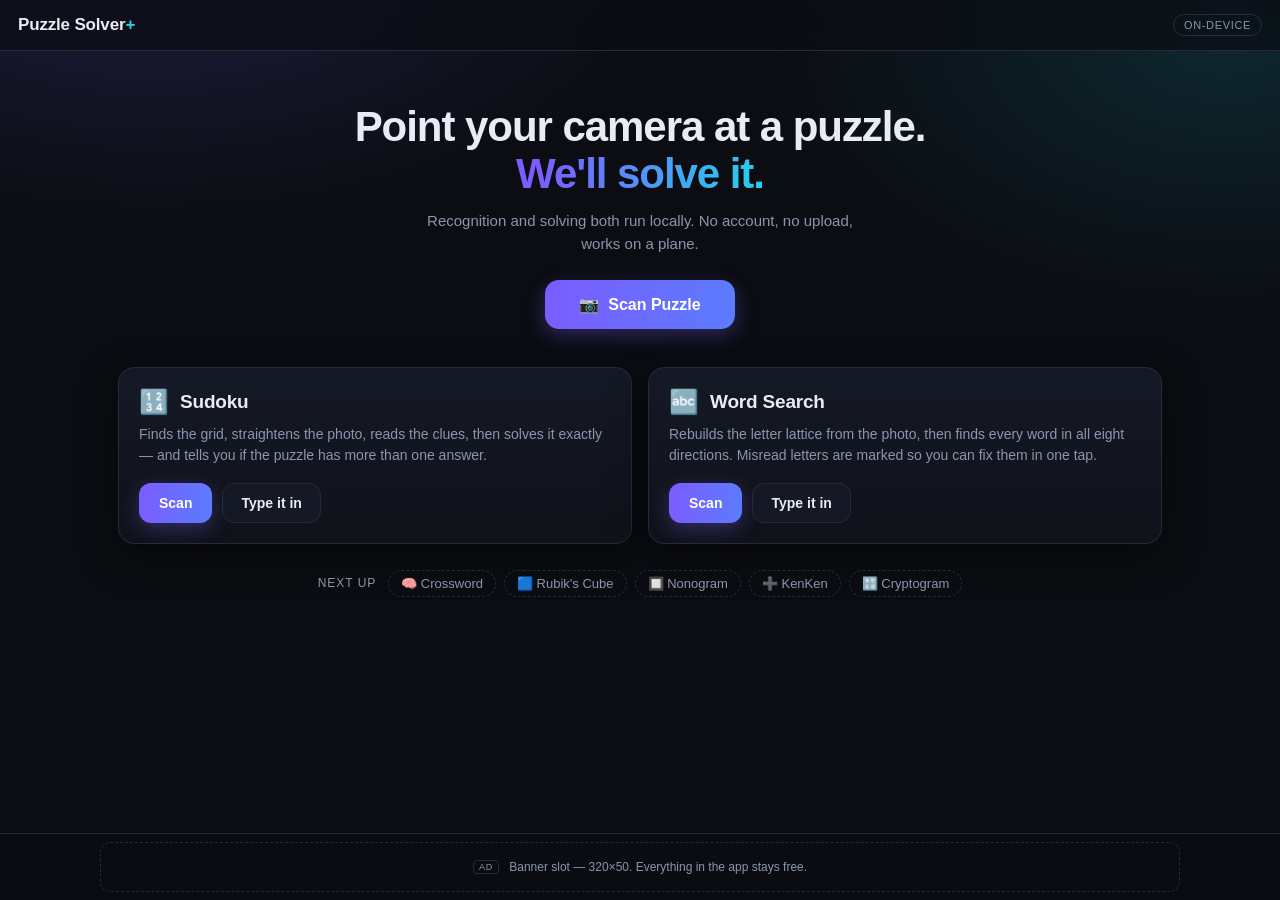
<file: index.html>
<!doctype html>
<html lang="en">
<head>
<meta charset="utf-8">
<meta name="viewport" content="width=device-width, initial-scale=1, viewport-fit=cover">
<meta name="theme-color" content="#0b0d12">
<meta name="description" content="Point your camera at a puzzle. Puzzle Solver+ solves it on your device — no account, no upload, no internet.">
<title>Puzzle Solver+</title>
<link rel="icon" href="data:image/svg+xml,<svg xmlns='http://www.w3.org/2000/svg' viewBox='0 0 32 32'><text y='26' font-size='26'>🧩</text></svg>">
<link rel="stylesheet" href="styles.css">
</head>
<body>

<header class="topbar">
  <button class="iconbtn" id="backBtn" hidden aria-label="Back">←</button>
  <div class="brand">Puzzle&nbsp;Solver<span class="plus">+</span></div>
  <div class="badge" title="Nothing you scan ever leaves this device">on‑device</div>
</header>

<main>

  <!-- ───────────────────────── HOME ───────────────────────── -->
  <section class="screen active" id="screen-home">
    <div class="hero">
      <h1>Point your camera at a puzzle.<br><em>We'll solve it.</em></h1>
      <p class="sub">Recognition and solving both run locally. No account, no upload, works on a plane.</p>
      <button class="primary big" data-scan="auto">📷&nbsp; Scan Puzzle</button>
    </div>

    <div class="cards">
      <article class="card">
        <div class="cardtop"><span class="glyph">🔢</span><h2>Sudoku</h2></div>
        <p>Finds the grid, straightens the photo, reads the clues, then solves it exactly — and tells you if the puzzle has more than one answer.</p>
        <div class="cardbtns">
          <button class="primary" data-scan="sudoku">Scan</button>
          <button class="ghost" data-manual="sudoku">Type it in</button>
        </div>
      </article>
      <article class="card">
        <div class="cardtop"><span class="glyph">🔤</span><h2>Word Search</h2></div>
        <p>Rebuilds the letter lattice from the photo, then finds every word in all eight directions. Misread letters are marked so you can fix them in one tap.</p>
        <div class="cardbtns">
          <button class="primary" data-scan="wordsearch">Scan</button>
          <button class="ghost" data-manual="wordsearch">Type it in</button>
        </div>
      </article>
    </div>

    <div class="soon">
      <span class="soonlabel">Next up</span>
      <span class="chip">🧠 Crossword</span>
      <span class="chip">🟦 Rubik's Cube</span>
      <span class="chip">🔲 Nonogram</span>
      <span class="chip">➕ KenKen</span>
      <span class="chip">🔡 Cryptogram</span>
    </div>

    <section class="history" id="historyWrap" hidden>
      <h3>Recent</h3>
      <div id="historyList" class="historylist"></div>
      <button class="linkbtn" id="clearHistory">Clear history</button>
    </section>
  </section>

  <!-- ───────────────────────── SCAN ───────────────────────── -->
  <section class="screen" id="screen-scan">
    <div class="scanstep" id="scanStep" hidden>
      <span class="stepnum" id="scanStepNum">1 / 2</span>
      <span id="scanStepText">Photograph the letter grid</span>
      <button class="linkbtn" id="skipStep" hidden>Skip</button>
    </div>
    <div class="stage" id="stage">
      <video id="video" playsinline muted></video>
      <canvas id="overlay"></canvas>
      <div class="stagemsg" id="stageMsg">Starting camera…</div>
    </div>

    <div class="scanbar">
      <button class="ghost" id="uploadBtn">🖼️ Photo</button>
      <button class="shutter" id="shutterBtn" aria-label="Capture"></button>
      <button class="ghost" id="typeBtn">⌨️ Type</button>
    </div>
    <label class="toggle"><input type="checkbox" id="autoCapture" checked> Auto‑capture when the grid is locked</label>
    <input type="file" id="fileInput" accept="image/*" hidden>
  </section>

  <!-- ──────────────────────── REVIEW ──────────────────────── -->
  <section class="screen" id="screen-review">
    <div class="reviewhead">
      <h2 id="reviewTitle">Check the read</h2>
      <p class="sub" id="reviewSub">Amber cells are the ones the scanner was least sure about.</p>
    </div>
    <div class="reviewgrid">
      <div class="reviewmain" id="reviewMain"></div>
      <aside class="reviewside">
        <div class="steps" id="stepsList"></div>
        <canvas id="warpPreview" class="warppreview" hidden></canvas>
        <div id="wordsPanel" hidden>
          <label class="fieldlabel" for="wordsInput">Words to find <span class="hintlabel">one per line</span></label>
          <textarea id="wordsInput" rows="9" placeholder="APPLE&#10;ORANGE&#10;BANANA"></textarea>
          <div class="banktools">
            <button class="ghost" id="scanBankBtn">📷 Scan word list</button>
            <button class="ghost" id="uploadBankBtn">🖼️ Photo</button>
          </div>
          <input type="file" id="bankFileInput" accept="image/*" hidden>
        </div>
        <div class="sidebtns">
          <button class="primary" id="solveBtn">Solve</button>
          <button class="ghost" id="hintBtn" hidden>Hint</button>
          <button class="ghost" id="rescanBtn">Rescan</button>
        </div>
        <div class="notice" id="reviewNotice" hidden></div>
      </aside>
    </div>
  </section>

  <!-- ──────────────────────── RESULT ──────────────────────── -->
  <section class="screen" id="screen-result">
    <div class="resulthead">
      <h2 id="resultTitle">Solved</h2>
      <div class="stat" id="resultStat"></div>
    </div>
    <div class="resultbody" id="resultBody"></div>
    <div class="resultbtns">
      <button class="primary" data-scan="auto">Scan another</button>
      <button class="ghost" id="editBtn">Back to grid</button>
      <button class="ghost" id="copyBtn">Copy</button>
    </div>
  </section>

</main>

<!-- Single unobtrusive banner. Drop an AdSense / AdMob unit in here and nothing
     else about the app changes: no interstitials, no gates, no rewarded video. -->
<footer class="adbar" id="adbar">
  <div class="adslot">
    <span class="adtag">ad</span>
    <span class="adcopy">Banner slot — 320×50. Everything in the app stays free.</span>
  </div>
</footer>

<div class="toast" id="toast" hidden></div>

<script src="js/vision.js"></script>
<script src="js/ocr.js"></script>
<script src="js/sudoku.js"></script>
<script src="js/wordsearch.js"></script>
<script src="js/scan.js"></script>
<script src="js/app.js"></script>
</body>
</html>
</file>
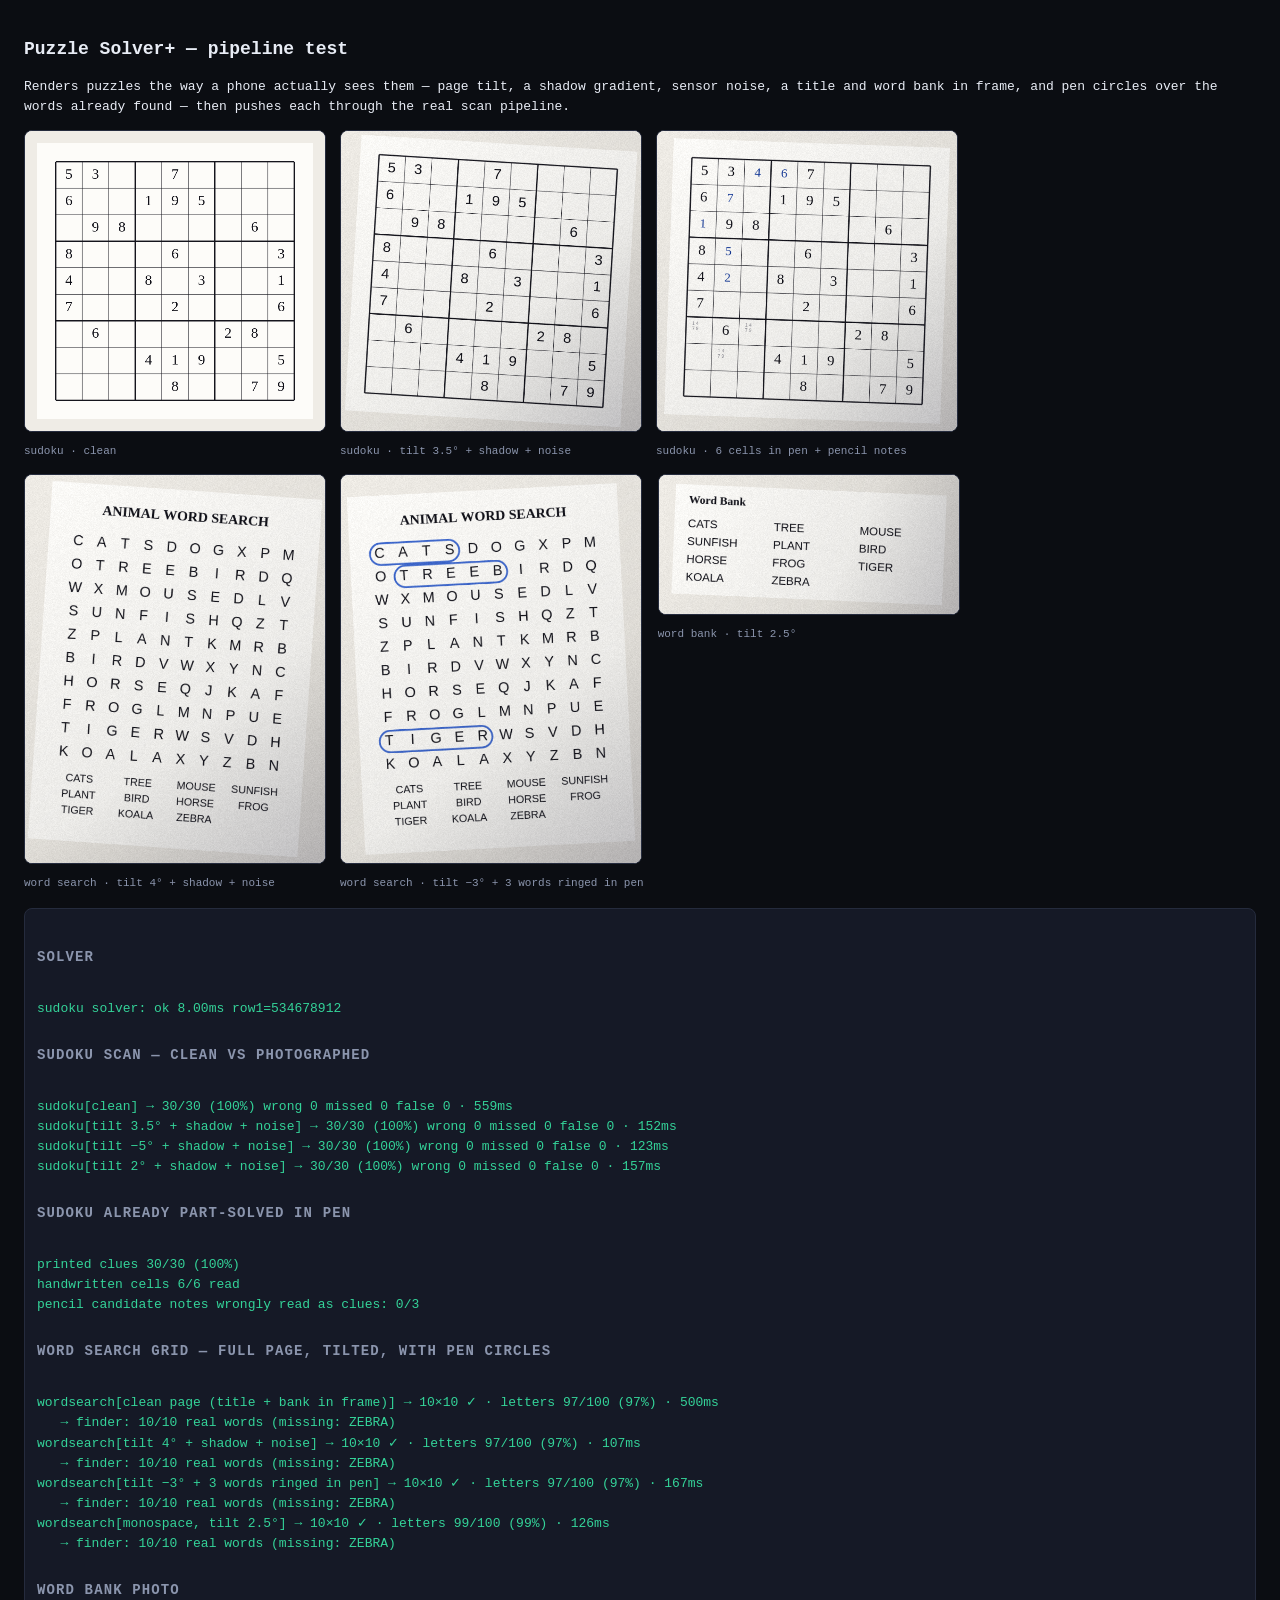
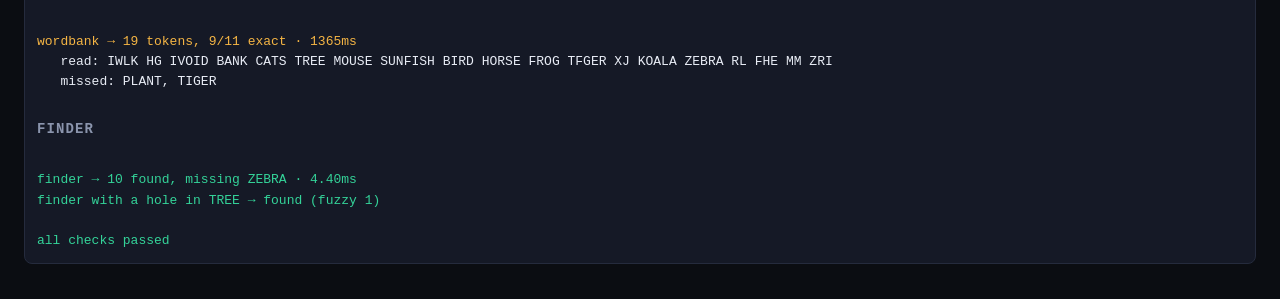
<file: tests/selftest.html>
<!doctype html>
<html lang="en">
<head>
<meta charset="utf-8">
<title>Puzzle Solver+ · self test</title>
<style>
  body{font:13px/1.55 ui-monospace,Consolas,monospace;background:#0b0d12;color:#e8ecf5;margin:0;padding:24px}
  h1{font-size:18px}
  h2{font-size:14px;color:#8b95ad;text-transform:uppercase;letter-spacing:.08em;margin:26px 0 10px}
  .row{display:flex;gap:14px;flex-wrap:wrap;align-items:flex-start;margin-bottom:16px}
  figure{margin:0}
  figcaption{color:#8b95ad;font-size:11px;margin-top:4px}
  canvas{border:1px solid #252b3d;border-radius:8px;max-width:300px;background:#fff}
  .pass{color:#34d399}.fail{color:#f87171}.warn{color:#f5b544}
  pre{background:#151926;border:1px solid #252b3d;border-radius:8px;padding:12px;white-space:pre-wrap}
</style>
</head>
<body>
<h1>Puzzle Solver+ — pipeline test</h1>
<p>Renders puzzles the way a phone actually sees them — page tilt, a shadow gradient,
sensor noise, a title and word bank in frame, and pen circles over the words already
found — then pushes each through the real scan pipeline.</p>
<div class="row" id="canvases"></div>
<pre id="out">running…</pre>

<script src="../js/vision.js"></script>
<script src="../js/ocr.js"></script>
<script src="../js/sudoku.js"></script>
<script src="../js/wordsearch.js"></script>
<script src="../js/scan.js"></script>
<script>
const out = [];
let failures = 0;
function log(s, cls){ if(cls==='fail') failures++; out.push(cls ? `<span class="${cls}">${s}</span>` : s); }
function grade(pct, good, ok){ return pct>=good ? 'pass' : pct>=ok ? 'warn' : 'fail'; }

const PUZZLE = [
  [5,3,0,0,7,0,0,0,0],[6,0,0,1,9,5,0,0,0],[0,9,8,0,0,0,0,6,0],
  [8,0,0,0,6,0,0,0,3],[4,0,0,8,0,3,0,0,1],[7,0,0,0,2,0,0,0,6],
  [0,6,0,0,0,0,2,8,0],[0,0,0,4,1,9,0,0,5],[0,0,0,0,8,0,0,7,9]
];

const WS_ROWS = [
  'CATSDOGXPM','OTREEBIRDQ','WXMOUSEDLV','SUNFISHQZT','ZPLANTKMRB',
  'BIRDVWXYNC','HORSEQJKAF','FROGLMNPUE','TIGERWSVDH','KOALAXYZBN'
];
const WS_WORDS = ['CATS','TREE','MOUSE','SUNFISH','PLANT','BIRD','HORSE','FROG','TIGER','KOALA','ZEBRA'];

/* ---------- photo-realism helpers ---------- */

function photograph(src, opts){
  opts = opts || {};
  const tilt = (opts.tiltDeg || 0) * Math.PI/180;
  const pad = 28;
  const c = document.createElement('canvas');
  c.width = src.width + pad*2; c.height = src.height + pad*2;
  const g = c.getContext('2d', {willReadFrequently:true});
  g.fillStyle = '#efece6'; g.fillRect(0,0,c.width,c.height);
  g.save();
  g.translate(c.width/2, c.height/2);
  g.rotate(tilt);
  g.drawImage(src, -src.width/2, -src.height/2);
  g.restore();

  // uneven lighting: a soft diagonal shadow across the page
  if (opts.shadow !== false){
    const grad = g.createLinearGradient(0,0,c.width,c.height);
    grad.addColorStop(0,'rgba(0,0,0,0)');
    grad.addColorStop(0.62,'rgba(0,0,0,0.07)');
    grad.addColorStop(1,'rgba(10,10,30,0.26)');
    g.fillStyle = grad; g.fillRect(0,0,c.width,c.height);
  }
  // sensor noise
  if (opts.noise !== false){
    const id = g.getImageData(0,0,c.width,c.height);
    const d = id.data;
    for(let i=0;i<d.length;i+=4){
      const n = (Math.random()-0.5)*opts.noiseAmt || (Math.random()-0.5)*16;
      d[i]+=n; d[i+1]+=n; d[i+2]+=n;
    }
    g.putImageData(id,0,0);
  }
  return c;
}

function drawSudokuPage(font, handFilled){
  const S=560, pad=44;
  const c=document.createElement('canvas');
  c.width=c.height=S+pad*2;
  const g=c.getContext('2d');
  g.fillStyle='#fdfcf9'; g.fillRect(0,0,c.width,c.height);
  g.translate(pad,pad);
  g.strokeStyle='#15151d';
  for(let i=0;i<=9;i++){
    g.lineWidth=i%3===0?3.2:1.1;
    g.beginPath(); g.moveTo(i*S/9,0); g.lineTo(i*S/9,S); g.stroke();
    g.beginPath(); g.moveTo(0,i*S/9); g.lineTo(S,i*S/9); g.stroke();
  }
  g.textAlign='center'; g.textBaseline='middle';
  for(let r=0;r<9;r++) for(let col=0;col<9;col++){
    if(!PUZZLE[r][col]) continue;
    g.fillStyle='#101018'; g.font=font;
    g.fillText(String(PUZZLE[r][col]), (col+0.5)*S/9, (r+0.5)*S/9);
  }
  // a few cells already worked out in blue pen, plus pencilled candidate notes
  if(handFilled){
    const SOLVED=[[0,2,4],[0,3,6],[1,1,7],[2,0,1],[3,1,5],[4,1,2]];
    g.fillStyle='#1b3f9c'; g.font='400 30px "Segoe Script", "Comic Sans MS", cursive';
    SOLVED.forEach(([r,col,v]) => g.fillText(String(v), (col+0.5)*S/9, (r+0.5)*S/9));
    g.fillStyle='#8a8a92'; g.font='400 11px Arial';
    [[6,0],[6,2],[7,1]].forEach(([r,col]) => {
      g.fillText('1 4', (col+0.35)*S/9, (r+0.25)*S/9);
      g.fillText('7 9', (col+0.35)*S/9, (r+0.45)*S/9);
    });
    return {canvas:c, solved:SOLVED};
  }
  return {canvas:c, solved:[]};
}

/* Full page: title, grid, word bank underneath, pen circles on found words. */
function drawWordSearchPage(opts){
  opts = opts||{};
  const cell=44, pad=34, R=WS_ROWS.length, C=WS_ROWS[0].length;
  const gridW=C*cell, gridH=R*cell;
  const titleH=54, bankH=opts.bank===false?0:110;
  const c=document.createElement('canvas');
  c.width=gridW+pad*2; c.height=titleH+gridH+bankH+pad*2;
  const g=c.getContext('2d');
  g.fillStyle='#fdfcf9'; g.fillRect(0,0,c.width,c.height);
  g.textAlign='center'; g.textBaseline='middle';

  g.fillStyle='#101018'; g.font='700 26px Georgia, serif';
  g.fillText('ANIMAL WORD SEARCH', c.width/2, pad+16);

  g.font=(opts.font||'400 27px Arial, sans-serif');
  for(let r=0;r<R;r++) for(let col=0;col<C;col++){
    g.fillStyle='#14141c';
    g.fillText(WS_ROWS[r][col], pad+(col+0.5)*cell, pad+titleH+(r+0.5)*cell);
  }

  if(opts.bank!==false){
    g.font='400 20px Arial, sans-serif';
    const perRow=4, y0=pad+titleH+gridH+26;
    WS_WORDS.forEach((w,i)=>{
      const col=i%perRow, row=(i/perRow)|0;
      g.fillStyle='#14141c';
      g.fillText(w, pad+(col+0.5)*(gridW/perRow), y0+row*30);
    });
  }

  // words already found, ringed in pen — these must not break the letter read
  if(opts.circled){
    g.strokeStyle='rgba(30,80,200,.85)'; g.lineWidth=3.4; g.lineCap='round';
    const rings=[[0,0,3,0],[1,1,4,1],[8,0,4,0]]; // r,c,len,dir(0=right)
    rings.forEach(([r,col,len])=>{
      const x=pad+col*cell, y=pad+titleH+r*cell;
      g.beginPath();
      g.ellipse(x+len*cell/2+cell/2-cell/2+len*cell/2*0, y+cell/2, 0,0,0,0,0);
      g.closePath();
      // rounded capsule around the run
      const x0=x+4, x1=x+len*cell+cell-4, cy=y+cell/2, rr=cell*0.46;
      g.beginPath();
      g.moveTo(x0+rr, cy-rr);
      g.lineTo(x1-rr, cy-rr);
      g.arc(x1-rr, cy, rr, -Math.PI/2, Math.PI/2);
      g.lineTo(x0+rr, cy+rr);
      g.arc(x0+rr, cy, rr, Math.PI/2, -Math.PI/2);
      g.stroke();
    });
  }
  return c;
}

function drawWordBankPage(){
  const c=document.createElement('canvas');
  c.width=520; c.height=210;
  const g=c.getContext('2d');
  g.fillStyle='#fdfcf9'; g.fillRect(0,0,c.width,c.height);
  g.textAlign='left'; g.textBaseline='middle';
  g.fillStyle='#101018'; g.font='700 22px Georgia, serif';
  g.fillText('Word Bank', 26, 30);
  g.font='400 22px Arial, sans-serif';
  const perRow=3;
  WS_WORDS.forEach((w,i)=>{
    const col=i%perRow, row=(i/perRow)|0;
    g.fillText(w, 26+col*165, 76+row*34);
  });
  return c;
}

function show(canvas, caption){
  const f=document.createElement('figure');
  f.appendChild(canvas);
  const cap=document.createElement('figcaption'); cap.textContent=caption;
  f.appendChild(cap);
  document.getElementById('canvases').appendChild(f);
}
function dataOf(c){ return c.getContext('2d',{willReadFrequently:true}).getImageData(0,0,c.width,c.height); }

/* ---------------- run ---------------- */
setTimeout(() => {
  out.push('<h2>solver</h2>');
  const t = Sudoku.solve(PUZZLE.map(r=>r.slice()));
  log(`sudoku solver: ${t.status} ${t.timeMs.toFixed(2)}ms row1=${t.solution?t.solution[0].join(''):'—'}`,
      t.status==='ok' && t.solution[0].join('')==='534678912' ? 'pass':'fail');

  out.push('<h2>sudoku scan — clean vs photographed</h2>');
  [
    ['400 34px "Times New Roman", serif', {tiltDeg:0, shadow:false, noise:false}, 'clean'],
    ['400 34px Arial, sans-serif',        {tiltDeg:3.5},  'tilt 3.5° + shadow + noise'],
    ['700 34px Verdana, sans-serif',      {tiltDeg:-5},   'tilt −5° + shadow + noise'],
    ['400 34px "Courier New", monospace', {tiltDeg:2},    'tilt 2° + shadow + noise']
  ].forEach(([font, cam, label], i) => {
    const page = drawSudokuPage(font, false);
    const shot = photograph(page.canvas, cam);
    if(i<2) show(shot, 'sudoku · '+label);
    const res = Scan.sudoku(dataOf(shot));
    if(!res.ok){ log(`sudoku[${label}] FAILED: ${res.reason}`, 'fail'); return; }
    let right=0, wrong=0, missed=0, extra=0;
    for(let r=0;r<9;r++) for(let c=0;c<9;c++){
      const want=PUZZLE[r][c], got=res.grid[r][c];
      if(want && got===want) right++;
      else if(want && got) wrong++;
      else if(want) missed++;
      else if(got) extra++;
    }
    const pct=Math.round(right/30*100);
    log(`sudoku[${label}] → ${right}/30 (${pct}%) wrong ${wrong} missed ${missed} false ${extra} · ${res.timeMs.toFixed(0)}ms`,
        grade(pct,90,75));
  });

  out.push('<h2>sudoku already part-solved in pen</h2>');
  {
    const page = drawSudokuPage('400 34px "Times New Roman", serif', true);
    const shot = photograph(page.canvas, {tiltDeg:2});
    show(shot, 'sudoku · 6 cells in pen + pencil notes');
    const res = Scan.sudoku(dataOf(shot));
    if(!res.ok) log('part-solved sudoku FAILED: '+res.reason, 'fail');
    else {
      let printedRight=0, handRight=0, noteFalse=0;
      for(let r=0;r<9;r++) for(let c=0;c<9;c++){
        if(PUZZLE[r][c] && res.grid[r][c]===PUZZLE[r][c]) printedRight++;
      }
      page.solved.forEach(([r,c,v]) => { if(res.grid[r][c]===v) handRight++; });
      [[6,0],[6,2],[7,1]].forEach(([r,c]) => { if(res.grid[r][c]) noteFalse++; });
      log(`printed clues ${printedRight}/30 (${Math.round(printedRight/30*100)}%)`, grade(printedRight/30*100,90,75));
      log(`handwritten cells ${handRight}/${page.solved.length} read`, grade(handRight/page.solved.length*100,66,33));
      log(`pencil candidate notes wrongly read as clues: ${noteFalse}/3`, noteFalse===0?'pass':'fail');
    }
  }

  out.push('<h2>word search grid — full page, tilted, with pen circles</h2>');
  [
    [{}, {tiltDeg:0, shadow:false, noise:false}, 'clean page (title + bank in frame)'],
    [{}, {tiltDeg:4}, 'tilt 4° + shadow + noise'],
    [{circled:true}, {tiltDeg:-3}, 'tilt −3° + 3 words ringed in pen'],
    [{font:'400 27px "Courier New", monospace'}, {tiltDeg:2.5}, 'monospace, tilt 2.5°']
  ].forEach(([pageOpts, cam, label], i) => {
    const page = drawWordSearchPage(pageOpts);
    const shot = photograph(page, cam);
    if(i>=1 && i<=2) show(shot, 'word search · '+label);
    const res = Scan.wordsearch(dataOf(shot));
    if(!res.ok){ log(`wordsearch[${label}] FAILED: ${res.reason}`, 'fail'); return; }
    const sizeOk = res.rows===WS_ROWS.length && res.cols===WS_ROWS[0].length;
    let right=0, total=0;
    for(let r=0;r<Math.min(res.rows,WS_ROWS.length);r++)
      for(let c=0;c<Math.min(res.cols,WS_ROWS[r].length);c++){
        total++; if(res.grid[r][c]===WS_ROWS[r][c]) right++;
      }
    const pct = total?Math.round(right/total*100):0;
    log(`wordsearch[${label}] → ${res.rows}×${res.cols} ${sizeOk?'✓':'✗ (want '+WS_ROWS.length+'×'+WS_ROWS[0].length+')'} · letters ${right}/${total} (${pct}%) · ${res.timeMs.toFixed(0)}ms`,
        sizeOk ? grade(pct,90,70) : 'fail');
    if(!sizeOk || pct<90) log('   read: ' + res.grid.map(r=>r.join('')).join(' | '));
    // does it still solve end to end?
    const solved = WordSearch.solve(res.grid, WS_WORDS, res.conf);
    log(`   → finder: ${solved.found.length}/${WS_WORDS.length-1} real words (missing: ${solved.missing.join(', ')||'none'})`,
        solved.found.length>=WS_WORDS.length-1 ? 'pass' : solved.found.length>=8 ? 'warn':'fail');
  });

  out.push('<h2>word bank photo</h2>');
  {
    const shot = photograph(drawWordBankPage(), {tiltDeg:2.5});
    show(shot, 'word bank · tilt 2.5°');
    const res = Scan.wordbank(dataOf(shot));
    if(!res.ok) log('wordbank FAILED: '+res.reason, 'fail');
    else {
      const got = res.words.map(w=>w.text.toUpperCase());
      const hit = WS_WORDS.filter(w => got.indexOf(w)>=0);
      log(`wordbank → ${res.words.length} tokens, ${hit.length}/${WS_WORDS.length} exact · ${res.timeMs.toFixed(0)}ms`,
          grade(hit.length/WS_WORDS.length*100, 85, 60));
      log('   read: ' + got.join(' '));
      const miss = WS_WORDS.filter(w => got.indexOf(w)<0);
      if(miss.length) log('   missed: ' + miss.join(', '));
    }
  }

  out.push('<h2>finder</h2>');
  const f = WordSearch.solve(WS_ROWS, WS_WORDS);
  log(`finder → ${f.found.length} found, missing ${f.missing.join(', ')||'none'} · ${f.timeMs.toFixed(2)}ms`,
      f.found.length===WS_WORDS.length-1 && f.missing.length===1 ? 'pass':'fail');
  const holed = WS_ROWS.map((r,i)=> i===1 ? r.slice(0,3)+'?'+r.slice(4) : r);
  const f2 = WordSearch.solve(holed, ['TREE']);
  log(`finder with a hole in TREE → ${f2.found.length?'found (fuzzy '+f2.found[0].fuzzy+')':'missed'}`,
      f2.found.length?'pass':'fail');

  out.push(failures ? `\n<span class="fail">${failures} failing check(s)</span>` : '\n<span class="pass">all checks passed</span>');
  document.getElementById('out').innerHTML = out.join('\n');
}, 50);
</script>
</body>
</html>
</file>
<file: styles.css>
/* Puzzle Solver+ — dark, quiet, fast. */

:root{
  --bg:#0b0d12;
  --bg2:#0f1219;
  --surface:#151926;
  --surface2:#1c2130;
  --line:#252b3d;
  --text:#e8ecf5;
  --muted:#8b95ad;
  --accent:#7c5cff;
  --accent2:#22d3ee;
  --good:#34d399;
  --warn:#f5b544;
  --bad:#f87171;
  --radius:16px;
  --shadow:0 12px 40px rgba(0,0,0,.45);
  --font:-apple-system,BlinkMacSystemFont,"Segoe UI",Inter,Roboto,Helvetica,Arial,sans-serif;
  --mono:"SF Mono",ui-monospace,"Cascadia Mono","Segoe UI Mono",Menlo,Consolas,monospace;
}

*{box-sizing:border-box}
html,body{height:100%}
body{
  margin:0;
  font-family:var(--font);
  color:var(--text);
  background:
    radial-gradient(900px 500px at 12% -8%, rgba(124,92,255,.20), transparent 60%),
    radial-gradient(760px 460px at 96% 4%, rgba(34,211,238,.13), transparent 62%),
    var(--bg);
  min-height:100%;
  display:flex;flex-direction:column;
  -webkit-font-smoothing:antialiased;
}

/* ── top bar ── */
.topbar{
  display:flex;align-items:center;gap:12px;
  padding:14px 18px;
  border-bottom:1px solid var(--line);
  background:rgba(11,13,18,.72);
  backdrop-filter:blur(14px);
  position:sticky;top:0;z-index:20;
}
.brand{font-weight:650;letter-spacing:-.01em;font-size:17px}
.brand .plus{
  color:var(--accent2);
  font-weight:700;
}
.badge{
  margin-left:auto;font-size:11px;letter-spacing:.06em;text-transform:uppercase;
  color:var(--muted);border:1px solid var(--line);border-radius:999px;padding:4px 10px;
}
.iconbtn{
  background:var(--surface);border:1px solid var(--line);color:var(--text);
  width:34px;height:34px;border-radius:10px;font-size:16px;cursor:pointer;
}
.iconbtn:hover{background:var(--surface2)}

main{flex:1;width:100%;max-width:1080px;margin:0 auto;padding:26px 18px 40px}

/* ── screens ── */
.screen{display:none;animation:rise .32s cubic-bezier(.2,.7,.3,1)}
.screen.active{display:block}
@keyframes rise{from{opacity:0;transform:translateY(10px)}to{opacity:1;transform:none}}

/* ── home ── */
.hero{text-align:center;padding:26px 0 30px}
.hero h1{font-size:clamp(28px,5vw,42px);line-height:1.12;margin:0 0 12px;letter-spacing:-.025em;font-weight:660}
.hero h1 em{
  font-style:normal;
  background:linear-gradient(96deg,var(--accent) 10%,var(--accent2));
  -webkit-background-clip:text;background-clip:text;color:transparent;
}
.sub{color:var(--muted);margin:0 auto;max-width:56ch;line-height:1.55;font-size:15px}
.hero .sub{margin-bottom:24px}

button{font-family:inherit;font-size:14px}
.primary{
  background:linear-gradient(96deg,var(--accent),#5b7cff);
  color:#fff;border:0;border-radius:12px;padding:11px 20px;font-weight:600;cursor:pointer;
  box-shadow:0 6px 20px rgba(124,92,255,.32);transition:transform .12s,box-shadow .12s,filter .12s;
}
.primary:hover{transform:translateY(-1px);box-shadow:0 10px 26px rgba(124,92,255,.42)}
.primary:active{transform:translateY(0)}
.primary.big{padding:15px 34px;font-size:16px;border-radius:14px}
.ghost{
  background:var(--surface);color:var(--text);border:1px solid var(--line);
  border-radius:12px;padding:11px 18px;font-weight:550;cursor:pointer;transition:background .12s;
}
.ghost:hover{background:var(--surface2)}
.linkbtn{background:none;border:0;color:var(--muted);cursor:pointer;text-decoration:underline;padding:6px 0;font-size:13px}

.cards{display:grid;grid-template-columns:repeat(auto-fit,minmax(280px,1fr));gap:16px;margin-top:8px}
.card{
  background:linear-gradient(180deg,var(--surface),var(--bg2));
  border:1px solid var(--line);border-radius:var(--radius);padding:20px;
  box-shadow:var(--shadow);
}
.cardtop{display:flex;align-items:center;gap:11px;margin-bottom:8px}
.cardtop h2{font-size:19px;margin:0;letter-spacing:-.01em}
.glyph{font-size:24px}
.card p{color:var(--muted);line-height:1.55;font-size:14px;margin:0 0 16px}
.cardbtns{display:flex;gap:10px;flex-wrap:wrap}

.soon{display:flex;gap:8px;flex-wrap:wrap;align-items:center;margin:26px 0 6px;justify-content:center}
.soonlabel{color:var(--muted);font-size:12px;text-transform:uppercase;letter-spacing:.08em;margin-right:4px}
.chip{
  border:1px dashed var(--line);color:var(--muted);border-radius:999px;
  padding:5px 12px;font-size:13px;
}

.history{margin-top:34px;border-top:1px solid var(--line);padding-top:22px}
.history h3{margin:0 0 12px;font-size:14px;text-transform:uppercase;letter-spacing:.08em;color:var(--muted);font-weight:600}
.historylist{display:grid;grid-template-columns:repeat(auto-fill,minmax(200px,1fr));gap:10px}
.histitem{
  background:var(--surface);border:1px solid var(--line);border-radius:12px;padding:12px 14px;
  cursor:pointer;text-align:left;color:var(--text);transition:border-color .12s,background .12s;
}
.histitem:hover{border-color:var(--accent);background:var(--surface2)}
.histitem .ht{font-weight:600;font-size:14px;display:flex;gap:8px;align-items:center}
.histitem .hs{color:var(--muted);font-size:12px;margin-top:4px}

/* ── scan ── */
.scanstep{
  display:flex;align-items:center;gap:10px;justify-content:center;
  margin:0 auto 14px;padding:9px 16px;max-width:520px;
  background:var(--surface);border:1px solid var(--line);border-radius:12px;font-size:14px;
}
.stepnum{
  font-family:var(--mono);font-size:11px;color:var(--accent2);
  border:1px solid rgba(34,211,238,.35);background:rgba(34,211,238,.10);
  border-radius:999px;padding:2px 9px;
}
.scanstep .linkbtn{margin-left:auto}
.banktools{display:flex;gap:8px;margin-top:10px;flex-wrap:wrap}
.banktools .ghost{padding:8px 12px;font-size:13px;flex:1}

.stage{
  position:relative;border-radius:var(--radius);overflow:hidden;background:#000;
  border:1px solid var(--line);aspect-ratio:4/3;max-height:64vh;margin:0 auto;
  display:flex;align-items:center;justify-content:center;
}
#video{width:100%;height:100%;object-fit:cover;display:block}
#overlay{position:absolute;inset:0;width:100%;height:100%;pointer-events:none}
.stagemsg{
  position:absolute;bottom:14px;left:50%;transform:translateX(-50%);
  background:rgba(11,13,18,.82);border:1px solid var(--line);border-radius:999px;
  padding:7px 16px;font-size:13px;color:var(--text);white-space:nowrap;backdrop-filter:blur(8px);
}
.stagemsg.locked{border-color:var(--good);color:var(--good)}
.scanbar{display:flex;align-items:center;justify-content:center;gap:22px;margin-top:20px}
.shutter{
  width:68px;height:68px;border-radius:50%;border:4px solid rgba(232,236,245,.9);
  background:linear-gradient(96deg,var(--accent),#5b7cff);cursor:pointer;
  box-shadow:0 8px 26px rgba(124,92,255,.4);transition:transform .12s;
}
.shutter:hover{transform:scale(1.04)}
.shutter:active{transform:scale(.96)}
.toggle{display:flex;gap:8px;align-items:center;justify-content:center;margin-top:16px;color:var(--muted);font-size:13px;cursor:pointer}

/* ── review ── */
.reviewhead{margin-bottom:18px}
.reviewhead h2{margin:0 0 6px;font-size:24px;letter-spacing:-.02em}
.reviewhead .sub{margin:0}
.reviewgrid{display:grid;grid-template-columns:minmax(0,1fr) 280px;gap:22px;align-items:start}
@media(max-width:820px){.reviewgrid{grid-template-columns:1fr}}
.reviewmain{
  background:var(--surface);border:1px solid var(--line);border-radius:var(--radius);
  padding:18px;overflow:auto;box-shadow:var(--shadow);
}
.reviewside{display:flex;flex-direction:column;gap:14px}
.sidebtns{display:flex;gap:10px;flex-wrap:wrap}
.fieldlabel{display:block;font-size:13px;font-weight:600;margin-bottom:6px}
.hintlabel{color:var(--muted);font-weight:400}
textarea{
  width:100%;background:var(--bg2);color:var(--text);border:1px solid var(--line);
  border-radius:12px;padding:11px;font-family:var(--mono);font-size:13px;resize:vertical;line-height:1.6;
}
textarea:focus{outline:none;border-color:var(--accent)}
.warppreview{width:100%;border-radius:12px;border:1px solid var(--line);image-rendering:auto;background:#000}

.steps{display:flex;flex-direction:column;gap:8px}
.step{
  display:flex;gap:10px;align-items:flex-start;font-size:13px;
  background:var(--surface);border:1px solid var(--line);border-radius:12px;padding:10px 12px;
  opacity:0;animation:stepin .34s cubic-bezier(.2,.7,.3,1) forwards;
}
@keyframes stepin{from{opacity:0;transform:translateX(-8px)}to{opacity:1;transform:none}}
.step .tick{font-weight:700;line-height:1.3}
.step.ok .tick{color:var(--good)}
.step.no .tick{color:var(--bad)}
.step .sl{font-weight:600}
.step .sd{color:var(--muted);font-size:12px;margin-top:2px}

.notice{border-radius:12px;padding:11px 13px;font-size:13px;line-height:1.5;border:1px solid var(--line);background:var(--surface)}
.notice.warn{border-color:rgba(245,181,68,.45);background:rgba(245,181,68,.10);color:#f8d79a}
.notice.bad{border-color:rgba(248,113,113,.45);background:rgba(248,113,113,.10);color:#fca5a5}

/* sudoku editor + result */
.sgrid{
  display:grid;grid-template-columns:repeat(9,1fr);gap:0;
  width:min(100%,432px);margin:0 auto;aspect-ratio:1;
  border:2px solid var(--muted);border-radius:8px;overflow:hidden;background:var(--bg2);
}
.sgrid .cell{
  display:flex;align-items:center;justify-content:center;position:relative;
  border-right:1px solid var(--line);border-bottom:1px solid var(--line);
}
.sgrid .cell:nth-child(9n){border-right:0}
.sgrid .cell.br{border-right:2px solid var(--muted)}
.sgrid .cell.bb{border-bottom:2px solid var(--muted)}
.sgrid input{
  width:100%;height:100%;border:0;background:transparent;color:var(--text);
  text-align:center;font-size:clamp(15px,3.6vw,21px);font-weight:600;font-family:var(--font);
  padding:0;-moz-appearance:textfield;
}
.sgrid input:focus{outline:none;background:rgba(124,92,255,.22)}
.sgrid .cell.low{background:rgba(245,181,68,.16)}
.sgrid .cell.conflict{background:rgba(248,113,113,.22)}
.sgrid .cell.hint{background:rgba(52,211,153,.22);box-shadow:inset 0 0 0 2px var(--good)}
.sgrid .val{font-size:clamp(15px,3.6vw,21px);font-weight:600}
.sgrid .val.given{color:var(--text)}
.sgrid .val.solved{color:var(--accent2);opacity:0;animation:pop .3s ease forwards}
@keyframes pop{from{opacity:0;transform:scale(.6)}to{opacity:1;transform:none}}

/* word search editor */
.wsgrid{display:grid;gap:2px;justify-content:center;margin:0 auto}
.wsgrid input{
  width:30px;height:30px;text-align:center;text-transform:uppercase;
  background:var(--bg2);border:1px solid var(--line);border-radius:6px;color:var(--text);
  font-family:var(--mono);font-size:14px;padding:0;
}
.wsgrid input:focus{outline:none;border-color:var(--accent);background:rgba(124,92,255,.18)}
.wsgrid input.low{border-color:var(--warn);background:rgba(245,181,68,.14)}
.wsgrid input.unknown{border-color:var(--bad);background:rgba(248,113,113,.12)}
.gridtools{display:flex;gap:8px;flex-wrap:wrap;justify-content:center;margin-top:14px}
.gridtools button{
  background:var(--surface2);border:1px solid var(--line);color:var(--muted);
  border-radius:9px;padding:6px 11px;cursor:pointer;font-size:12px;
}
.gridtools button:hover{color:var(--text);border-color:var(--accent)}

/* ── result ── */
.resulthead{display:flex;align-items:baseline;gap:14px;flex-wrap:wrap;margin-bottom:16px}
.resulthead h2{margin:0;font-size:24px;letter-spacing:-.02em}
.stat{
  font-family:var(--mono);font-size:12px;color:var(--good);
  border:1px solid rgba(52,211,153,.35);background:rgba(52,211,153,.10);
  border-radius:999px;padding:4px 12px;
}
.stat.warn{color:var(--warn);border-color:rgba(245,181,68,.35);background:rgba(245,181,68,.10)}
.resultbody{
  background:var(--surface);border:1px solid var(--line);border-radius:var(--radius);
  padding:20px;box-shadow:var(--shadow);overflow:auto;
}
.resultbtns{display:flex;gap:10px;margin-top:18px;flex-wrap:wrap}
.wordlist{display:flex;flex-wrap:wrap;gap:8px;margin-top:18px}
.wordtag{
  display:inline-flex;align-items:center;gap:7px;border-radius:999px;padding:5px 12px;
  font-size:13px;border:1px solid var(--line);background:var(--bg2);
}
.wordtag .dot{width:9px;height:9px;border-radius:50%}
.wordtag.miss{color:var(--muted);text-decoration:line-through;opacity:.75}
.wsvg{display:block;margin:0 auto;max-width:100%;height:auto}

/* ── ad banner ── */
.adbar{
  position:sticky;bottom:0;border-top:1px solid var(--line);
  background:rgba(11,13,18,.86);backdrop-filter:blur(12px);padding:8px 12px;z-index:15;
}
.adslot{
  max-width:1080px;margin:0 auto;min-height:50px;display:flex;align-items:center;gap:10px;
  justify-content:center;border:1px dashed var(--line);border-radius:10px;
  color:var(--muted);font-size:12px;
}
.adtag{
  font-size:9px;text-transform:uppercase;letter-spacing:.1em;border:1px solid var(--line);
  border-radius:4px;padding:1px 5px;
}

/* ── toast ── */
.toast{
  position:fixed;left:50%;bottom:78px;transform:translateX(-50%);
  background:var(--surface2);border:1px solid var(--line);border-radius:10px;
  padding:10px 16px;font-size:13px;z-index:40;box-shadow:var(--shadow);
  animation:rise .2s ease;
}

@media(max-width:520px){
  main{padding:18px 12px 30px}
  .scanbar{gap:16px}
  .wsgrid input{width:26px;height:26px;font-size:12px}
}
</file>
